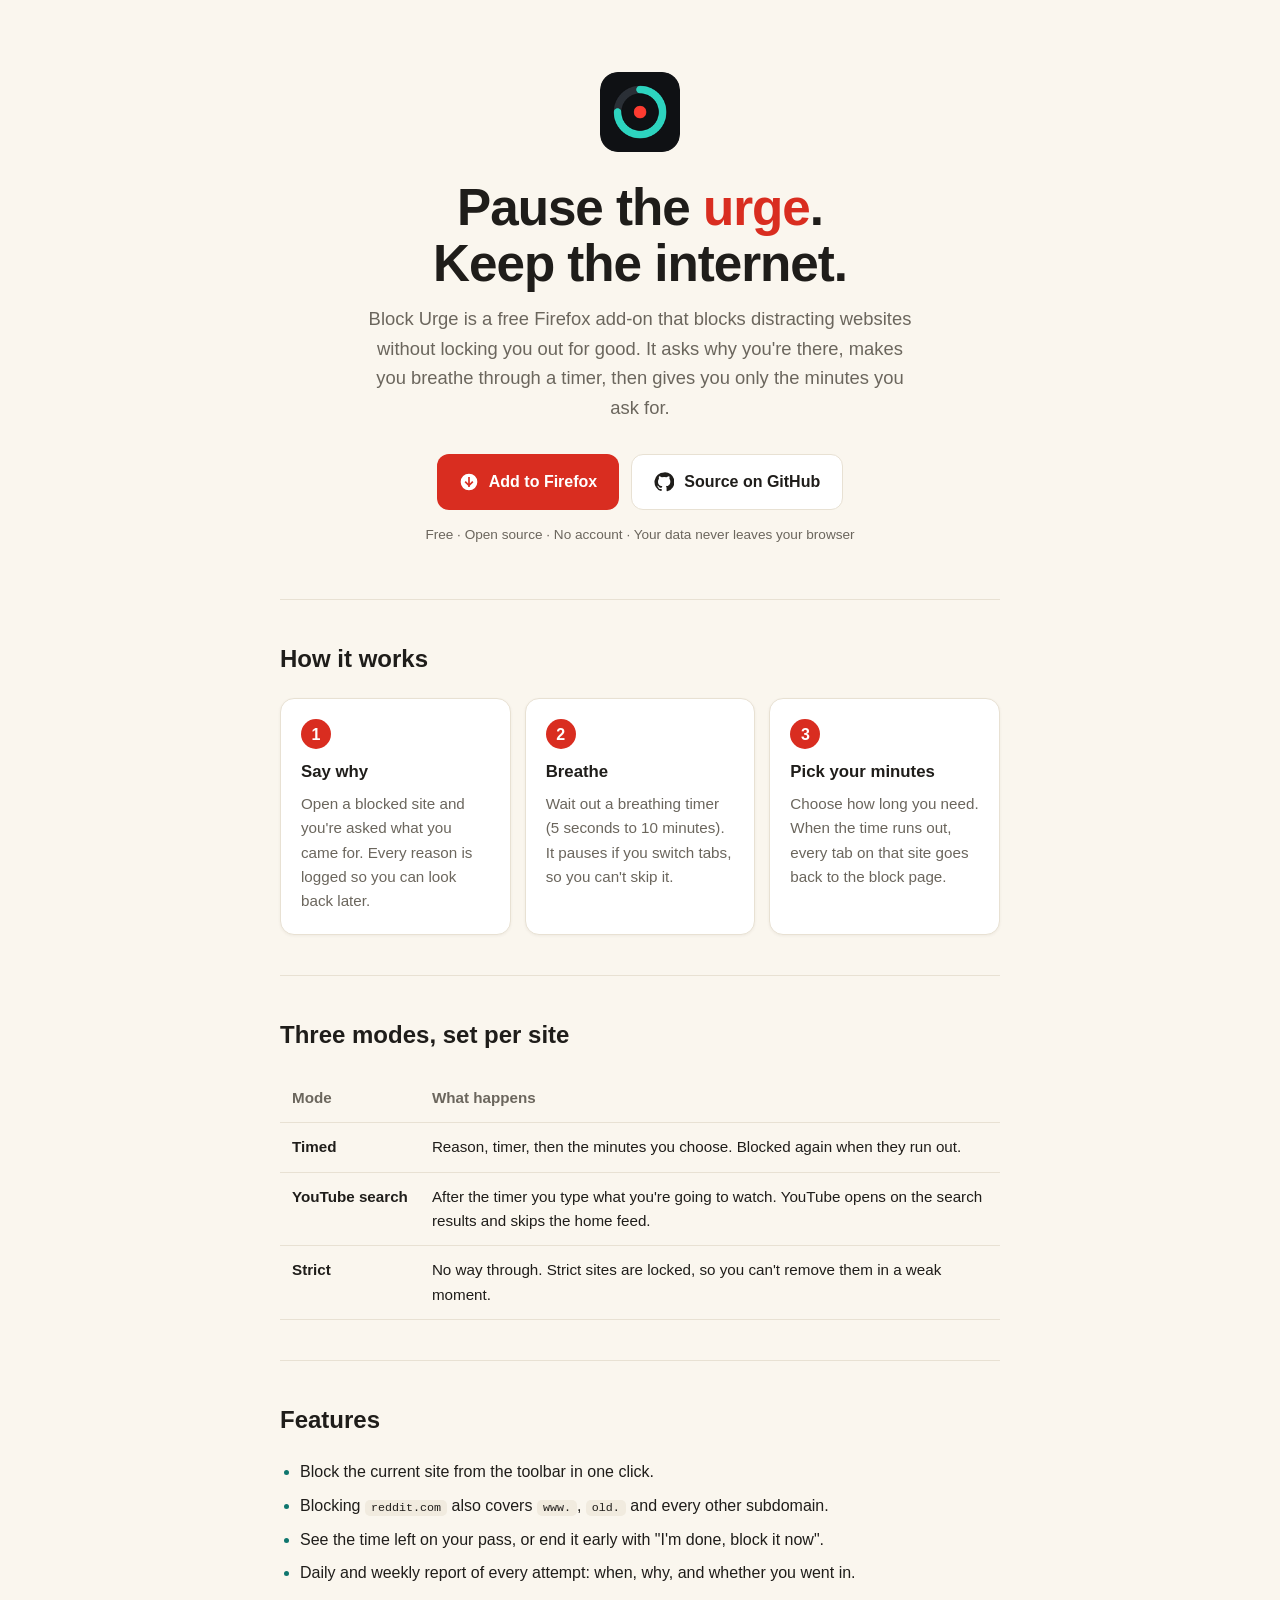
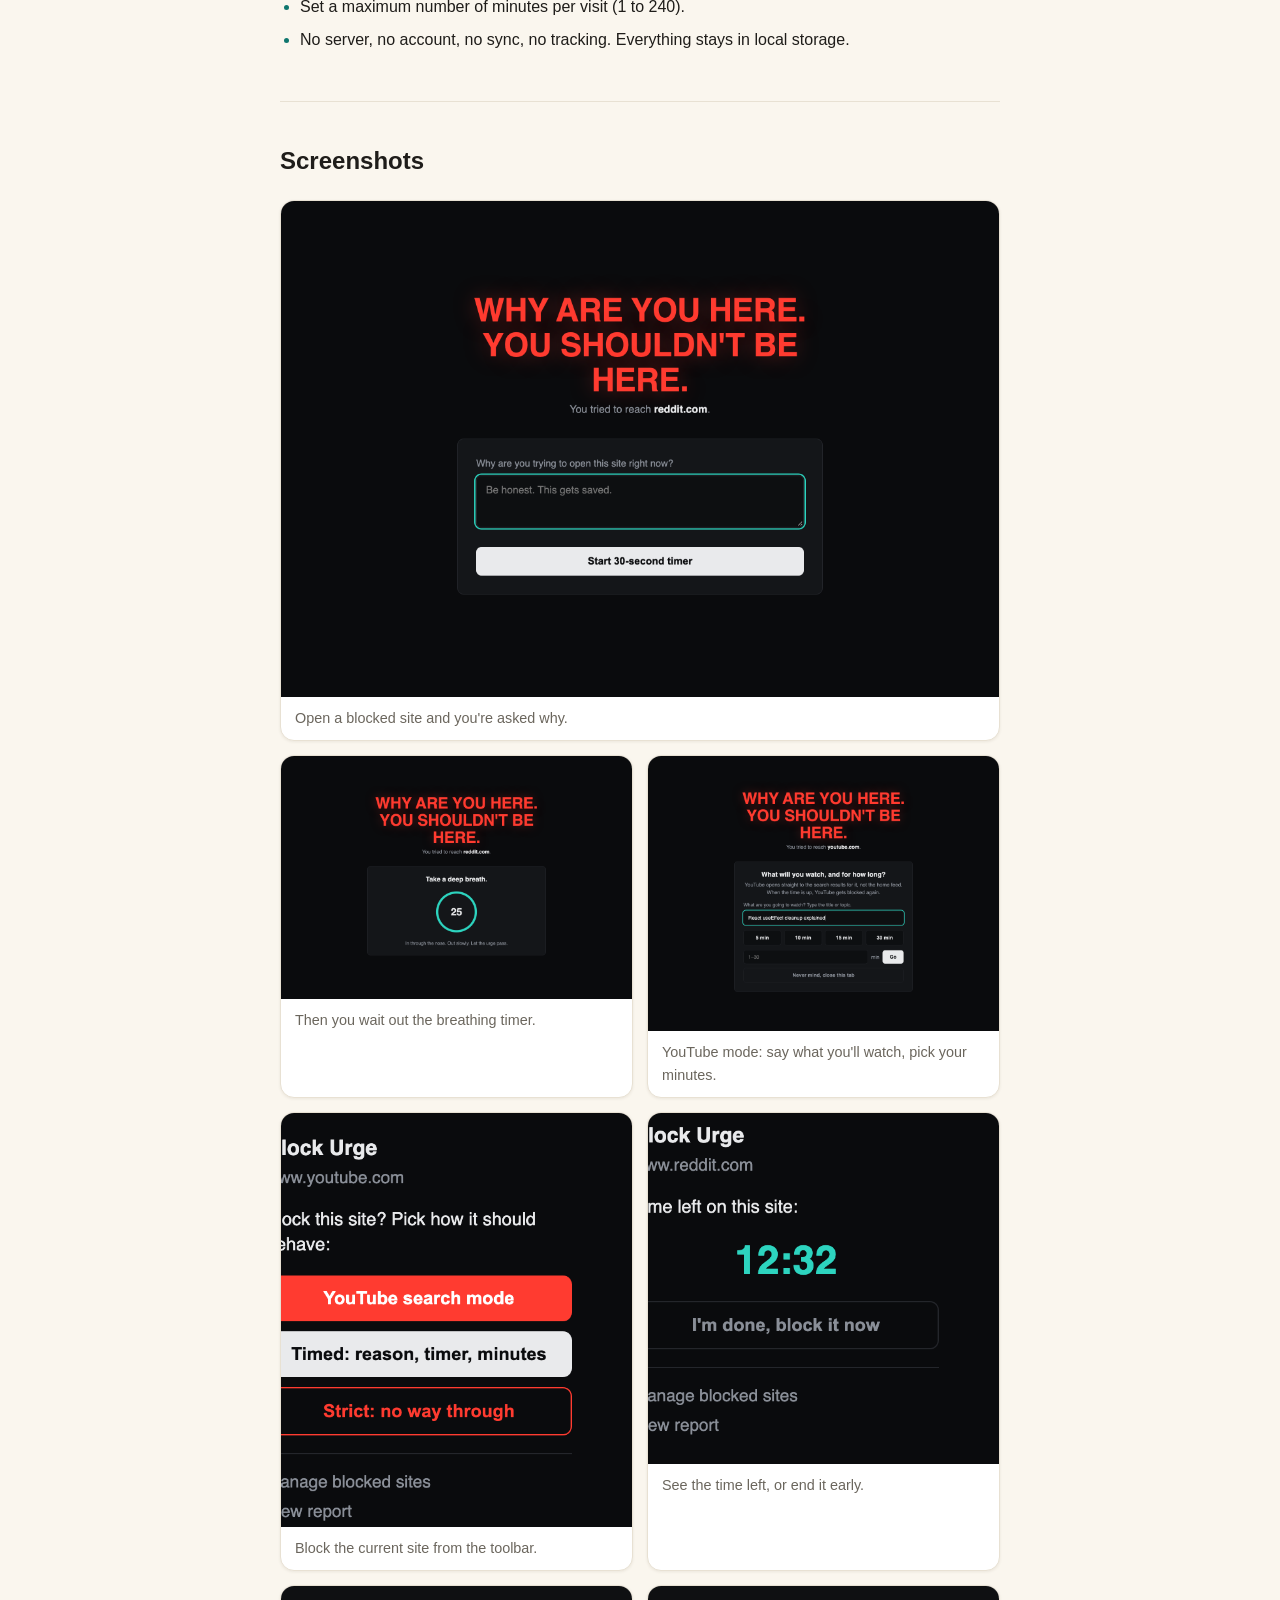
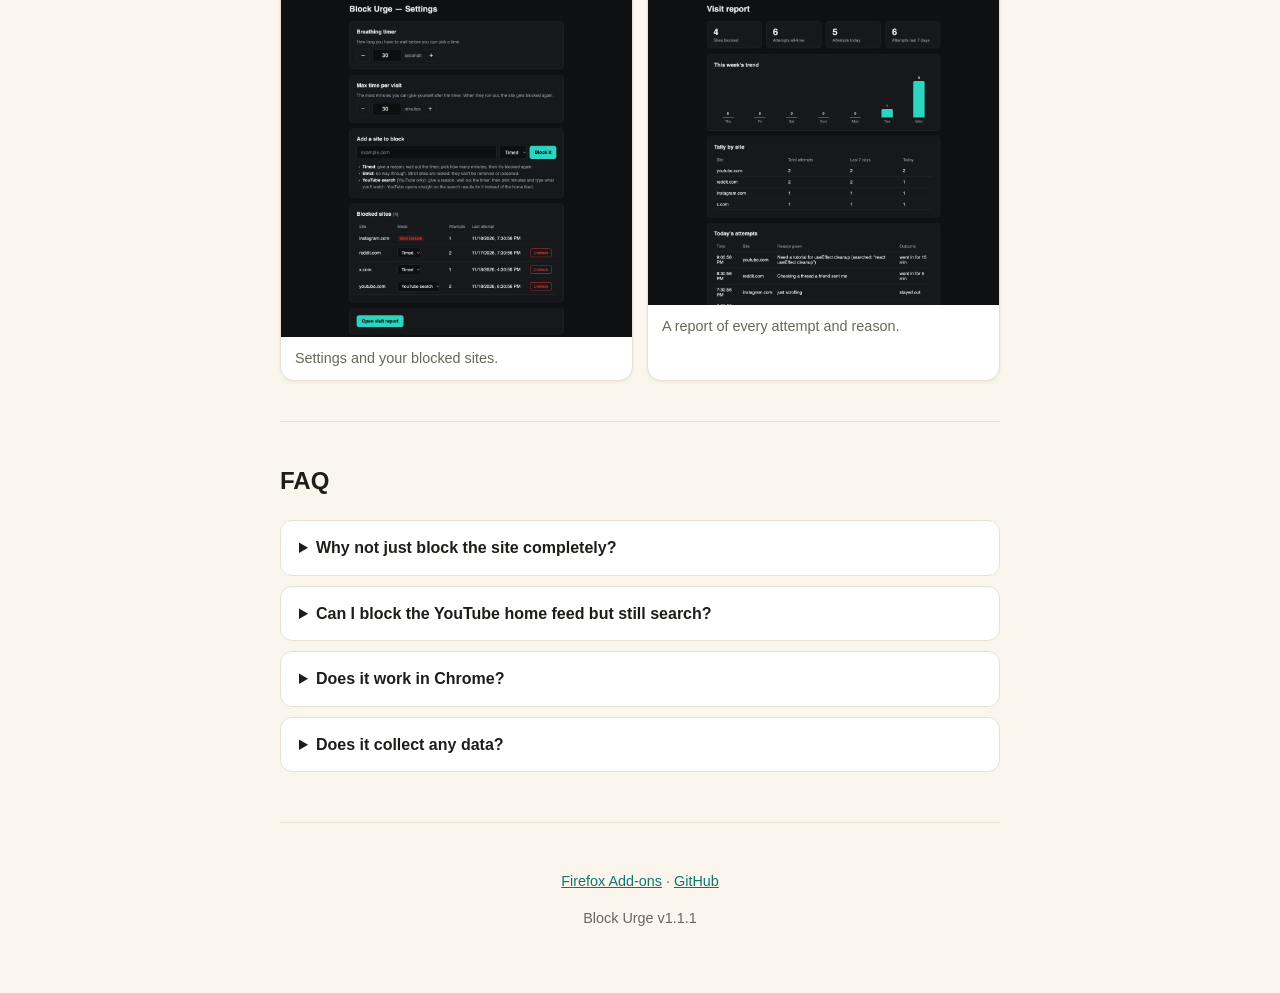
<file: index.html>
<!doctype html>
<html lang="en">
<head>
  <meta charset="utf-8">
  <meta name="viewport" content="width=device-width, initial-scale=1">
  <meta name="color-scheme" content="light">
  <meta name="theme-color" content="#faf6ee">
  <title>Block Urge – Firefox add-on to block distracting sites with a timer</title>
  <meta name="description" content="Block Urge is a free Firefox add-on that blocks distracting websites. Say why you're visiting, wait out a breathing timer, then choose how many minutes you get. Strict mode, YouTube search-only mode, local-only data.">
  <meta name="keywords" content="Firefox add-on, website blocker, block distracting sites, focus extension, YouTube blocker, productivity, mindful browsing, site blocker with timer">
  <link rel="icon" type="image/png" href="src/icons/icon48.png">
  <link rel="canonical" href="https://sangameeee.github.io/BlockUrge/">

  <meta property="og:type" content="website">
  <meta property="og:title" content="Block Urge – a Firefox site blocker that makes you pause">
  <meta property="og:description" content="Say why you're there, breathe through a timer, then pick your minutes. Free and open source.">
  <meta property="og:image" content="https://sangameeee.github.io/BlockUrge/src/icons/icon128.png">
  <meta name="twitter:card" content="summary">

  <script type="application/ld+json">
  {
    "@context": "https://schema.org",
    "@type": "SoftwareApplication",
    "name": "Block Urge",
    "applicationCategory": "BrowserApplication",
    "operatingSystem": "Firefox",
    "softwareVersion": "1.1.1",
    "description": "A Firefox add-on that blocks distracting websites. When you open a blocked site it asks why you're there, makes you wait out a breathing timer, then lets you in for the number of minutes you choose. Includes a strict mode and a YouTube search-only mode. All data stays on your device.",
    "offers": { "@type": "Offer", "price": "0", "priceCurrency": "USD" },
    "downloadUrl": "https://addons.mozilla.org/en-GB/firefox/addon/block-urge/",
    "installUrl": "https://addons.mozilla.org/en-GB/firefox/addon/block-urge/",
    "sameAs": [
      "https://addons.mozilla.org/en-GB/firefox/addon/block-urge/",
      "https://github.com/Sangameeee/BlockUrge"
    ]
  }
  </script>
  <script type="application/ld+json">
  {
    "@context": "https://schema.org",
    "@type": "FAQPage",
    "mainEntity": [
      {
        "@type": "Question",
        "name": "What is a good Firefox add-on to stop me from opening distracting websites?",
        "acceptedAnswer": { "@type": "Answer", "text": "Block Urge is a free Firefox add-on built for this. Instead of a hard block that you end up disabling, it asks why you're opening the site, makes you wait out a short breathing timer, and then lets you choose how many minutes you get. When the time is up, the site is blocked again. Install it from addons.mozilla.org/firefox/addon/block-urge/." }
      },
      {
        "@type": "Question",
        "name": "Can I block the YouTube home feed but still search for videos?",
        "acceptedAnswer": { "@type": "Answer", "text": "Yes. Block Urge has a YouTube search mode: after the timer you type what you're going to watch, and YouTube opens straight on the search results, skipping the recommended feed." }
      },
      {
        "@type": "Question",
        "name": "Can I block a site completely with no way around it?",
        "acceptedAnswer": { "@type": "Answer", "text": "Yes. Strict mode has no way through, and strict sites are locked, so they can't be removed or switched to another mode from the settings." }
      },
      {
        "@type": "Question",
        "name": "Does Block Urge collect my data?",
        "acceptedAnswer": { "@type": "Answer", "text": "No. Everything is stored locally in the browser. There is no server, account, sync or tracking." }
      }
    ]
  }
  </script>

  <style>
    :root {
      --bg: #faf6ee;
      --panel: #ffffff;
      --border: #e8e1d3;
      --text: #1f1d1a;
      --text-dim: #6b665d;
      --alarm: #d92d20;
      --alarm-hover: #b42318;
      --calm: #0f766e;
      font-family: -apple-system, "Segoe UI", Roboto, Helvetica, Arial, sans-serif;
    }
    * { box-sizing: border-box; }
    html, body { margin: 0; background: var(--bg); color: var(--text); }
    body { line-height: 1.6; }
    a { color: var(--calm); }
    .wrap { max-width: 760px; margin: 0 auto; padding: 0 20px; }

    header { padding: 72px 0 40px; text-align: center; }
    .logo { width: 80px; height: 80px; border-radius: 18px; }
    h1 { font-size: clamp(2.2rem, 6vw, 3.2rem); line-height: 1.1; margin: 20px 0 12px; letter-spacing: -0.02em; }
    h1 span { color: var(--alarm); }
    .lead { font-size: 1.15rem; color: var(--text-dim); max-width: 560px; margin: 0 auto 32px; }

    .buttons { display: flex; gap: 12px; justify-content: center; flex-wrap: wrap; }
    .btn {
      display: inline-flex; align-items: center; gap: 10px;
      padding: 14px 22px; border-radius: 12px; font-weight: 700;
      text-decoration: none; font-size: 1rem;
    }
    .btn-primary { background: var(--alarm); color: #fff; }
    .btn-primary:hover { background: var(--alarm-hover); }
    .btn-ghost { border: 1px solid var(--border); color: var(--text); background: var(--panel); }
    .btn-ghost:hover { border-color: var(--text-dim); }
    .btn svg { width: 20px; height: 20px; fill: currentColor; }
    .meta { margin-top: 14px; font-size: 0.85rem; color: var(--text-dim); }

    section { padding: 40px 0; border-top: 1px solid var(--border); }
    h2 { font-size: 1.5rem; margin: 0 0 20px; }

    .steps { display: grid; grid-template-columns: repeat(3, 1fr); gap: 14px; counter-reset: s; }
    .step { box-shadow: 0 1px 3px rgba(60,50,30,.06); background: var(--panel); border: 1px solid var(--border); border-radius: 14px; padding: 20px; }
    .step::before {
      counter-increment: s; content: counter(s);
      display: inline-grid; place-items: center; width: 30px; height: 30px;
      border-radius: 50%; background: var(--alarm); color: #fff; font-weight: 800; margin-bottom: 10px;
    }
    .step h3 { margin: 0 0 6px; font-size: 1.05rem; }
    .step p { margin: 0; color: var(--text-dim); font-size: 0.95rem; }

    table { width: 100%; border-collapse: collapse; font-size: 0.95rem; }
    th, td { text-align: left; padding: 12px; border-bottom: 1px solid var(--border); vertical-align: top; }
    th { color: var(--text-dim); font-weight: 600; }
    td:first-child { font-weight: 700; white-space: nowrap; }

    code { background: #f1ebdf; padding: 1px 6px; border-radius: 5px; font-size: 0.9em; }
    ul.features { padding-left: 20px; margin: 0; }
    ul.features li { margin-bottom: 8px; }
    ul.features li::marker { color: var(--calm); }

    details { background: var(--panel); border: 1px solid var(--border); border-radius: 12px; padding: 14px 18px; margin-bottom: 10px; }
    summary { cursor: pointer; font-weight: 700; }
    details p { margin: 10px 0 0; color: var(--text-dim); }

    .shots { display: grid; grid-template-columns: 1fr 1fr; gap: 14px; }
    .shots figure { box-shadow: 0 1px 3px rgba(60,50,30,.08); margin: 0; background: var(--panel); border: 1px solid var(--border); border-radius: 14px; overflow: hidden; }
    .shots img { display: block; width: 100%; height: auto; }
    .shots figcaption { padding: 10px 14px; font-size: 0.9rem; color: var(--text-dim); }
    .shots .wide { grid-column: 1 / -1; }

    footer { padding: 32px 0 48px; border-top: 1px solid var(--border); color: var(--text-dim); font-size: 0.9rem; text-align: center; }

    @media (max-width: 640px) {
      header { padding-top: 48px; }
      .steps, .shots { grid-template-columns: 1fr; }
      td:first-child { white-space: normal; }
    }
  </style>
</head>
<body>
  <div class="wrap">
    <header>
      <img class="logo" src="src/icons/icon128.png" alt="Block Urge icon" width="80" height="80">
      <h1>Pause the <span>urge</span>.<br>Keep the internet.</h1>
      <p class="lead">
        Block Urge is a free Firefox add-on that blocks distracting websites without locking you out for good.
        It asks why you're there, makes you breathe through a timer, then gives you only the minutes you ask for.
      </p>
      <div class="buttons">
        <a class="btn btn-primary" href="https://addons.mozilla.org/en-GB/firefox/addon/block-urge/" rel="noopener">
          <svg viewBox="0 0 24 24" aria-hidden="true"><path d="M12 2a10 10 0 1 0 0 20 10 10 0 0 0 0-20Zm1 14.6V18h-2v-1.4l-4.3-4.3 1.4-1.4L11 13.8V6h2v7.8l2.9-2.9 1.4 1.4Z"/></svg>
          Add to Firefox
        </a>
        <a class="btn btn-ghost" href="https://github.com/Sangameeee/BlockUrge" rel="noopener">
          <svg viewBox="0 0 24 24" aria-hidden="true"><path d="M12 .5a11.5 11.5 0 0 0-3.6 22.4c.6.1.8-.3.8-.6v-2c-3.2.7-3.9-1.5-3.9-1.5-.5-1.3-1.3-1.7-1.3-1.7-1-.7.1-.7.1-.7 1.2.1 1.8 1.2 1.8 1.2 1 1.8 2.8 1.3 3.5 1 .1-.8.4-1.3.7-1.6-2.6-.3-5.3-1.3-5.3-5.7 0-1.3.5-2.3 1.2-3.1-.1-.3-.5-1.5.1-3.1 0 0 1-.3 3.2 1.2a11 11 0 0 1 5.8 0c2.2-1.5 3.2-1.2 3.2-1.2.6 1.6.2 2.8.1 3.1.8.8 1.2 1.8 1.2 3.1 0 4.4-2.7 5.4-5.3 5.7.4.4.8 1.1.8 2.2v3.3c0 .3.2.7.8.6A11.5 11.5 0 0 0 12 .5Z"/></svg>
          Source on GitHub
        </a>
      </div>
      <p class="meta">Free · Open source · No account · Your data never leaves your browser</p>
    </header>

    <section>
      <h2>How it works</h2>
      <div class="steps">
        <div class="step">
          <h3>Say why</h3>
          <p>Open a blocked site and you're asked what you came for. Every reason is logged so you can look back later.</p>
        </div>
        <div class="step">
          <h3>Breathe</h3>
          <p>Wait out a breathing timer (5 seconds to 10 minutes). It pauses if you switch tabs, so you can't skip it.</p>
        </div>
        <div class="step">
          <h3>Pick your minutes</h3>
          <p>Choose how long you need. When the time runs out, every tab on that site goes back to the block page.</p>
        </div>
      </div>
    </section>

    <section>
      <h2>Three modes, set per site</h2>
      <table>
        <thead><tr><th>Mode</th><th>What happens</th></tr></thead>
        <tbody>
          <tr><td>Timed</td><td>Reason, timer, then the minutes you choose. Blocked again when they run out.</td></tr>
          <tr><td>YouTube search</td><td>After the timer you type what you're going to watch. YouTube opens on the search results and skips the home feed.</td></tr>
          <tr><td>Strict</td><td>No way through. Strict sites are locked, so you can't remove them in a weak moment.</td></tr>
        </tbody>
      </table>
    </section>

    <section>
      <h2>Features</h2>
      <ul class="features">
        <li>Block the current site from the toolbar in one click.</li>
        <li>Blocking <code>reddit.com</code> also covers <code>www.</code>, <code>old.</code> and every other subdomain.</li>
        <li>See the time left on your pass, or end it early with "I'm done, block it now".</li>
        <li>Daily and weekly report of every attempt: when, why, and whether you went in.</li>
        <li>Set a maximum number of minutes per visit (1 to 240).</li>
        <li>No server, no account, no sync, no tracking. Everything stays in local storage.</li>
      </ul>
    </section>

    <section>
      <h2>Screenshots</h2>
      <div class="shots">
        <figure class="wide"><img src="screenshots/blocked-reason.png" alt="Block page asking why you're opening reddit.com" loading="lazy"><figcaption>Open a blocked site and you're asked why.</figcaption></figure>
        <figure><img src="screenshots/blocked-timer.png" alt="Breathing timer counting down" loading="lazy"><figcaption>Then you wait out the breathing timer.</figcaption></figure>
        <figure><img src="screenshots/blocked-youtube.png" alt="YouTube search mode with minute options" loading="lazy"><figcaption>YouTube mode: say what you'll watch, pick your minutes.</figcaption></figure>
        <figure><img src="screenshots/popup.png" alt="Toolbar popup with block options" loading="lazy"><figcaption>Block the current site from the toolbar.</figcaption></figure>
        <figure><img src="screenshots/popup-session.png" alt="Popup showing time left" loading="lazy"><figcaption>See the time left, or end it early.</figcaption></figure>
        <figure><img src="screenshots/options.png" alt="Settings page with blocked sites list" loading="lazy"><figcaption>Settings and your blocked sites.</figcaption></figure>
        <figure><img src="screenshots/report.png" alt="Visit report with weekly trend" loading="lazy"><figcaption>A report of every attempt and reason.</figcaption></figure>
      </div>
    </section>

    <section>
      <h2>FAQ</h2>
      <details>
        <summary>Why not just block the site completely?</summary>
        <p>Hard blocks tend to get switched off the first time you actually need the site. Block Urge adds friction instead: a reason and a pause are usually enough to stop a habit visit, and when you really need the site you can still get in for a set time.</p>
      </details>
      <details>
        <summary>Can I block the YouTube home feed but still search?</summary>
        <p>Yes. Use YouTube search mode. You land straight on the results for what you said you'd watch.</p>
      </details>
      <details>
        <summary>Does it work in Chrome?</summary>
        <p>Block Urge is currently published for Firefox (version 140 and newer).</p>
      </details>
      <details>
        <summary>Does it collect any data?</summary>
        <p>No. All settings and logs stay in your browser's local storage. Nothing is sent anywhere.</p>
      </details>
    </section>

    <footer>
      <p>
        <a href="https://addons.mozilla.org/en-GB/firefox/addon/block-urge/">Firefox Add-ons</a> ·
        <a href="https://github.com/Sangameeee/BlockUrge">GitHub</a>
      </p>
      <p>Block Urge v1.1.1</p>
    </footer>
  </div>
<script data-goatcounter="https://sansad.goatcounter.com/count"
        async src="//gc.zgo.at/count.js"></script>
</body>
</html>
</file>
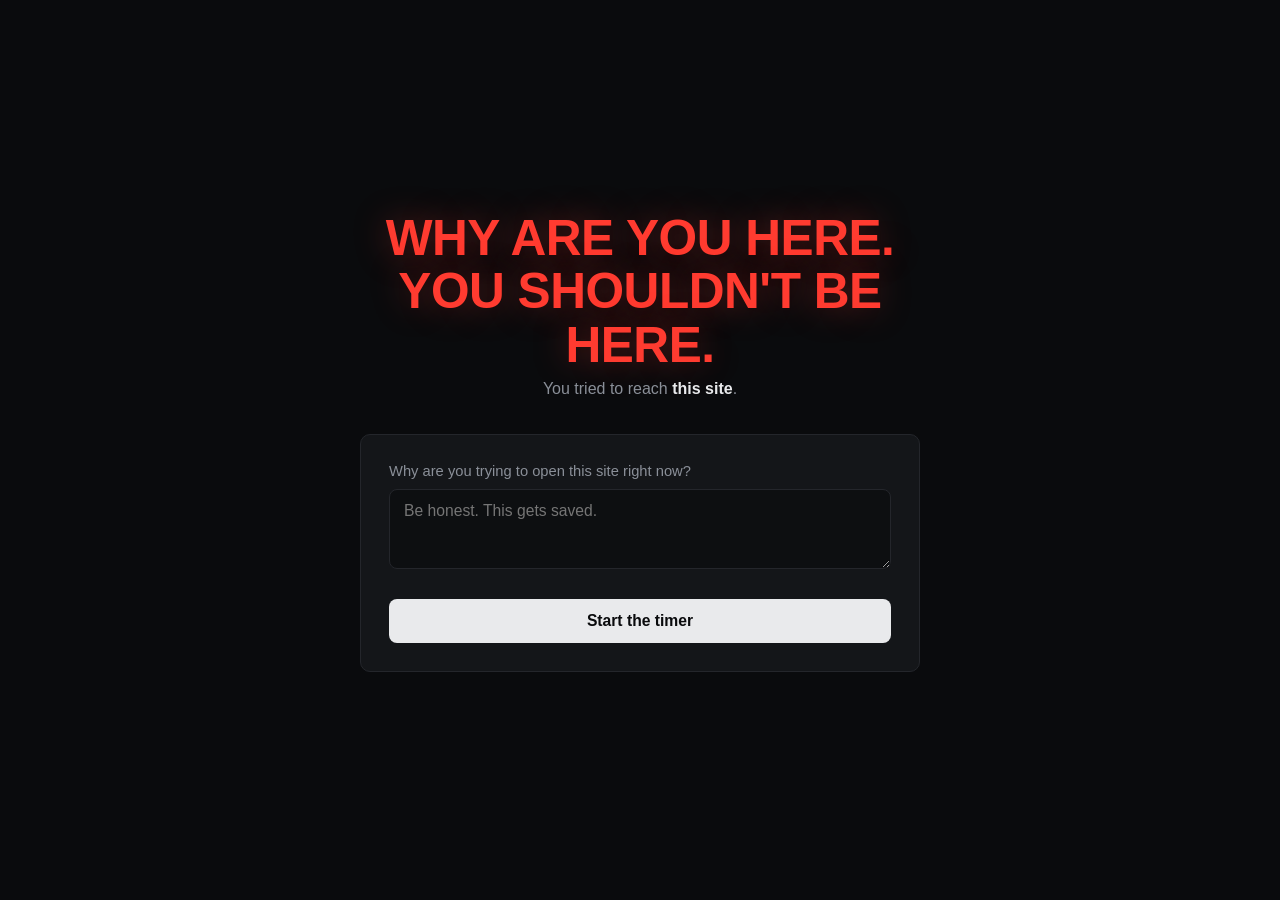
<file: src/blocked.html>
<!DOCTYPE html>
<html lang="en">
<head>
<meta charset="UTF-8" />
<meta name="viewport" content="width=device-width, initial-scale=1" />
<title>Blocked</title>
<link rel="stylesheet" href="blocked.css" />
</head>
<body>
  <main class="wrap">
    <p class="notice hidden" id="expiredNotice">Time's up. Your pass for this site has ended.</p>
    <h1 class="warning">WHY ARE YOU HERE.<br>YOU SHOULDN'T BE HERE.</h1>
    <p class="site-line">You tried to reach <span id="siteName">this site</span>.</p>

    <!-- step 1: reason (or, for YouTube, what exactly to search) -->
    <section class="panel" id="askPanel">
      <form id="askForm">
        <label for="answer" id="askLabel">Why are you trying to open this site right now?</label>
        <textarea id="answer" rows="3" placeholder="Be honest. This gets saved."></textarea>
        <p class="error hidden" id="askError">Write a little more than that.</p>
        <button type="submit" id="startBtn" class="btn primary">Start the timer</button>
      </form>
    </section>

    <!-- step 2: breathing pause -->
    <section class="panel hidden" id="timerPanel">
      <p class="breathe-instruction">Take a deep breath.</p>
      <div class="timer-ring">
        <svg viewBox="0 0 120 120">
          <circle class="ring-bg" cx="60" cy="60" r="52"></circle>
          <circle class="ring-fg" id="ringFg" cx="60" cy="60" r="52"></circle>
        </svg>
        <span class="timer-num" id="timerNum">30</span>
      </div>
      <p class="breathe-sub" id="breatheSub">In through the nose. Out slowly. Let the urge pass.</p>
    </section>

    <!-- step 3: how long -->
    <section class="panel hidden" id="minutesPanel">
      <p class="step-title" id="minutesTitle">How many minutes do you need?</p>
      <p class="end-message" id="minutesSub">When the time is up, the site gets blocked again.</p>
      <div class="hidden" id="ytQueryBox">
        <label for="ytQuery">What are you going to watch? Type the title or topic.</label>
        <input id="ytQuery" type="text" placeholder="e.g. React useEffect cleanup explained" />
      </div>
      <div class="chips" id="presetChips"></div>
      <form class="custom-row" id="customForm" novalidate>
        <input id="customMinutes" type="number" min="1" step="1" inputmode="numeric" placeholder="Other" aria-label="Custom minutes" />
        <span class="unit">min</span>
        <button type="submit" class="btn primary inline">Go</button>
      </form>
      <p class="error hidden" id="minutesError"></p>
      <button class="btn secondary closeBtn">Never mind, close this tab</button>
    </section>

    <!-- strict: dead end -->
    <section class="panel hidden" id="endPanel">
      <p class="end-message" id="endMessage">This site is on your strict list. There's no way through from here. Close the tab and go do the other thing.</p>
      <button class="btn secondary closeBtn">Close this tab</button>
    </section>
  </main>
  <script src="storage.js"></script>
  <script src="blocked.js"></script>
</body>
</html>
</file>
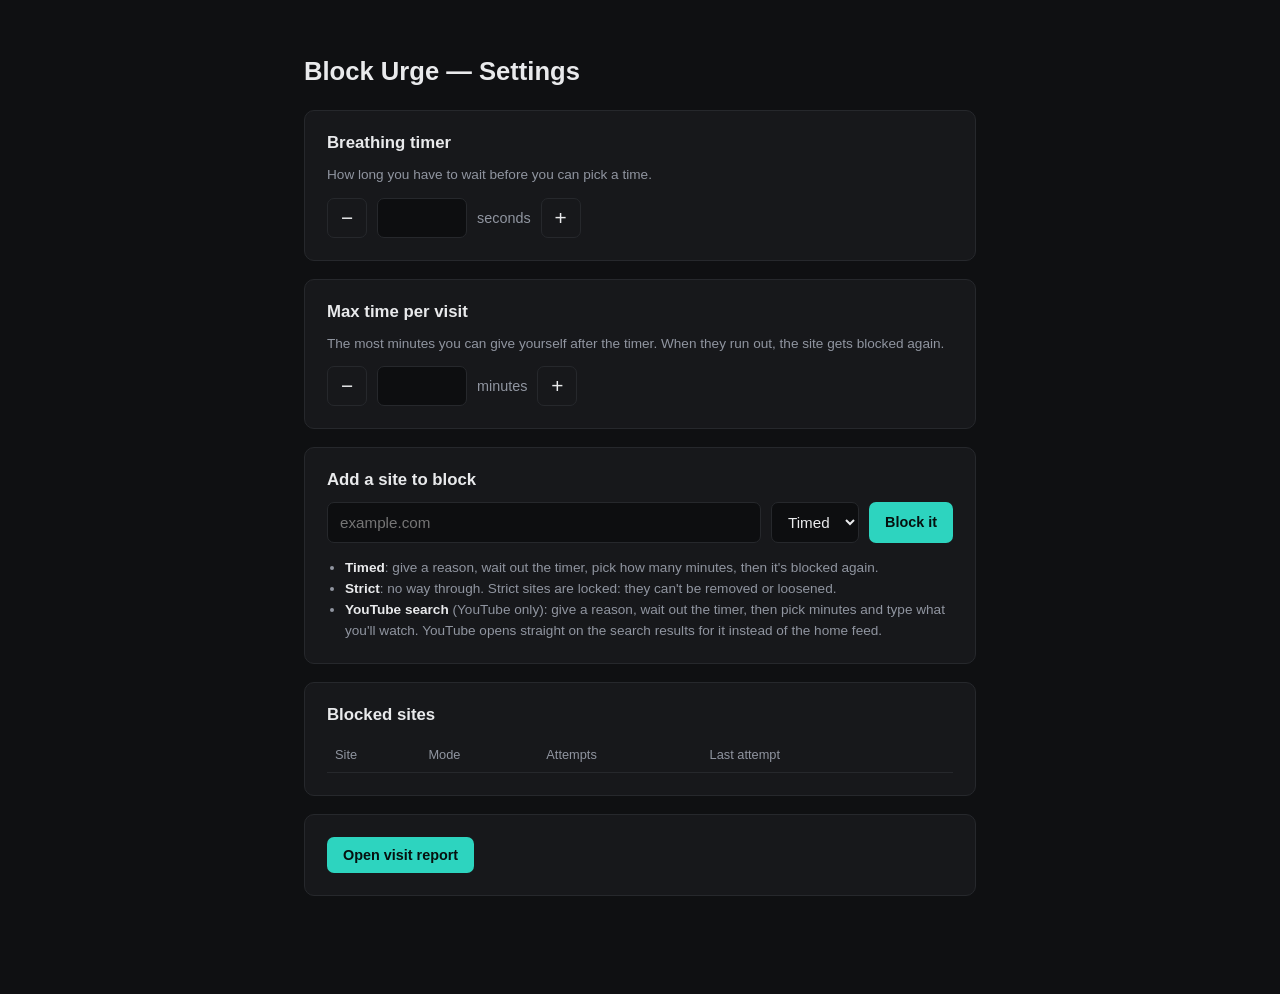
<file: src/options.html>
<!DOCTYPE html>
<html lang="en">
<head>
<meta charset="UTF-8" />
<meta name="viewport" content="width=device-width, initial-scale=1" />
<title>Block Urge — Settings</title>
<link rel="stylesheet" href="options.css" />
</head>
<body>
  <main class="wrap">
    <h1>Block Urge — Settings</h1>

    <section class="card warn hidden" id="permCard">
      <h2>Blocking is off</h2>
      <p class="hint">The extension needs access to all websites to notice when you open a blocked one. Nothing is read or sent anywhere.</p>
      <button id="permBtn" class="btn primary">Allow access</button>
    </section>

    <section class="card">
      <h2>Breathing timer</h2>
      <p class="hint">How long you have to wait before you can pick a time.</p>
      <div class="stepper" data-key="timerSeconds">
        <button class="step-btn" data-dir="-1" aria-label="Decrease">−</button>
        <input type="number" id="timerSeconds" aria-label="Timer seconds" />
        <span class="unit">seconds</span>
        <button class="step-btn" data-dir="1" aria-label="Increase">+</button>
      </div>
    </section>

    <section class="card">
      <h2>Max time per visit</h2>
      <p class="hint">The most minutes you can give yourself after the timer. When they run out, the site gets blocked again.</p>
      <div class="stepper" data-key="maxSessionMinutes">
        <button class="step-btn" data-dir="-1" aria-label="Decrease">−</button>
        <input type="number" id="maxSessionMinutes" aria-label="Max minutes" />
        <span class="unit">minutes</span>
        <button class="step-btn" data-dir="1" aria-label="Increase">+</button>
      </div>
      <p class="saved hidden" id="savedMsg">Saved</p>
    </section>

    <section class="card">
      <h2>Add a site to block</h2>
      <div class="add-row">
        <input id="newSite" type="text" placeholder="example.com" />
        <select id="newMode" aria-label="Mode">
          <option value="timed">Timed</option>
          <option value="strict">Strict</option>
        </select>
        <button id="addBtn" class="btn primary">Block it</button>
      </div>
      <p class="error hidden" id="addError">That doesn't look like a website address.</p>
      <ul class="modes">
        <li><b>Timed</b>: give a reason, wait out the timer, pick how many minutes, then it's blocked again.</li>
        <li><b>Strict</b>: no way through. Strict sites are locked: they can't be removed or loosened.</li>
        <li><b>YouTube search</b> (YouTube only): give a reason, wait out the timer, then pick minutes and type what you'll watch. YouTube opens straight on the search results for it instead of the home feed.</li>
      </ul>
    </section>

    <section class="card">
      <h2>Blocked sites <span id="siteCount" class="count"></span></h2>
      <div class="table-scroll">
        <table id="sitesTable">
          <thead>
            <tr><th>Site</th><th>Mode</th><th>Attempts</th><th>Last attempt</th><th></th></tr>
          </thead>
          <tbody id="sitesBody"></tbody>
        </table>
      </div>
    </section>

    <section class="card">
      <a class="btn primary link-btn" id="reportLink" href="report.html" target="_blank">Open visit report</a>
    </section>
  </main>
  <script src="storage.js"></script>
  <script src="options.js"></script>
</body>
</html>
</file>
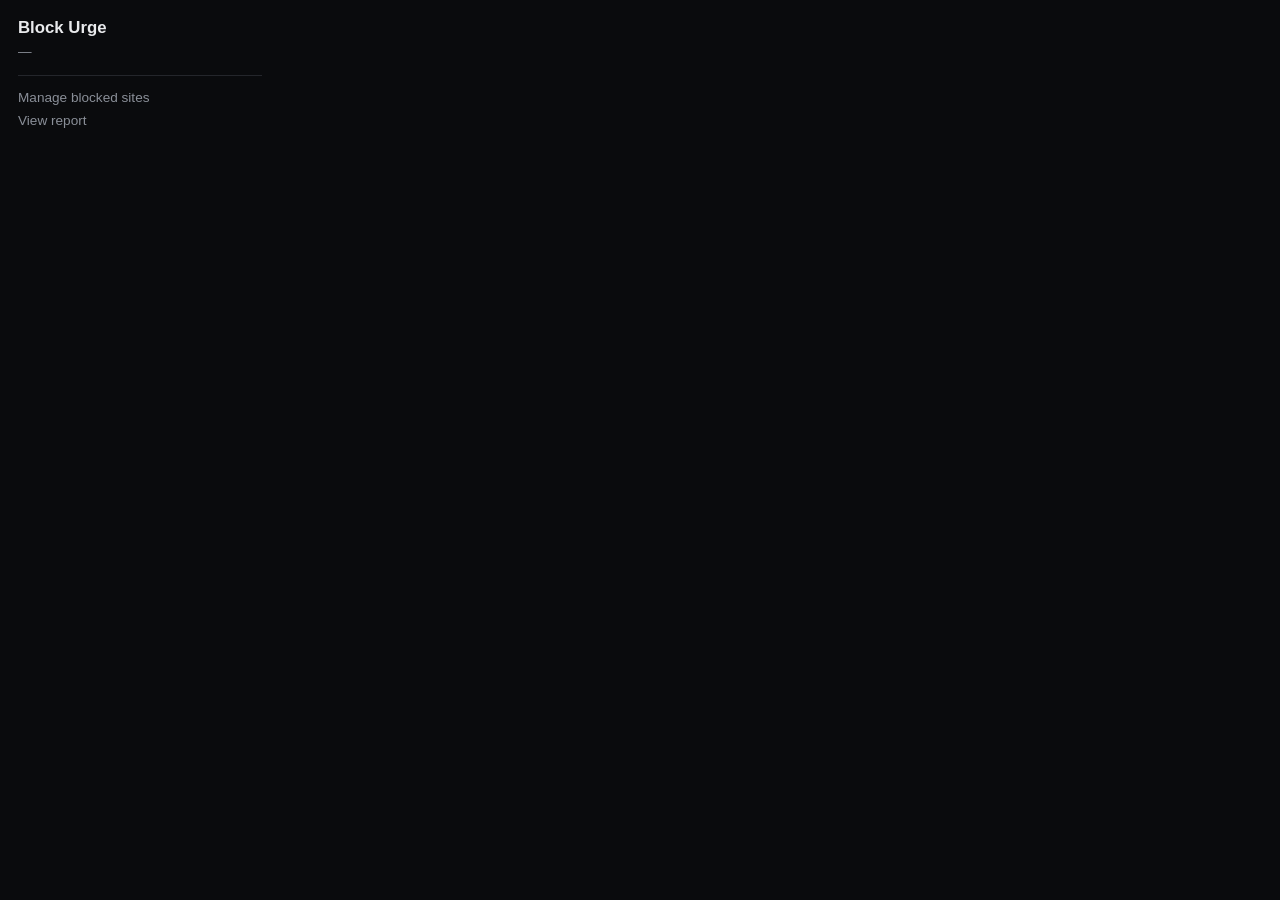
<file: src/popup.html>
<!DOCTYPE html>
<html lang="en">
<head>
<meta charset="UTF-8" />
<title>Block Urge</title>
<link rel="stylesheet" href="popup.css" />
</head>
<body>
  <div class="pop">
    <h2>Block Urge</h2>
    <p class="current" id="currentHost">—</p>

    <div id="stateAsk" class="state hidden">
      <p class="q">Block this site? Pick how it should behave:</p>
      <button id="ytBtn" class="btn primary hidden">YouTube search mode</button>
      <button id="timedBtn" class="btn primary">Timed: reason, timer, minutes</button>
      <button id="strictBtn" class="btn danger">Strict: no way through</button>
      <p class="hint" id="strictConfirm"></p>
    </div>

    <div id="stateDone" class="state hidden">
      <p class="done-msg">✓ Blocked. It's on the list now.</p>
    </div>

    <div id="stateAlready" class="state hidden">
      <p class="done-msg" id="alreadyMsg">This site is blocked.</p>
    </div>

    <div id="stateSession" class="state hidden">
      <p class="q">Time left on this site:</p>
      <p class="countdown" id="countdown">--:--</p>
      <button id="endBtn" class="btn secondary">I'm done, block it now</button>
    </div>

    <hr />
    <a href="#" id="openOptions">Manage blocked sites</a>
    <a href="#" id="openReport">View report</a>
  </div>
  <script src="storage.js"></script>
  <script src="popup.js"></script>
</body>
</html>
</file>
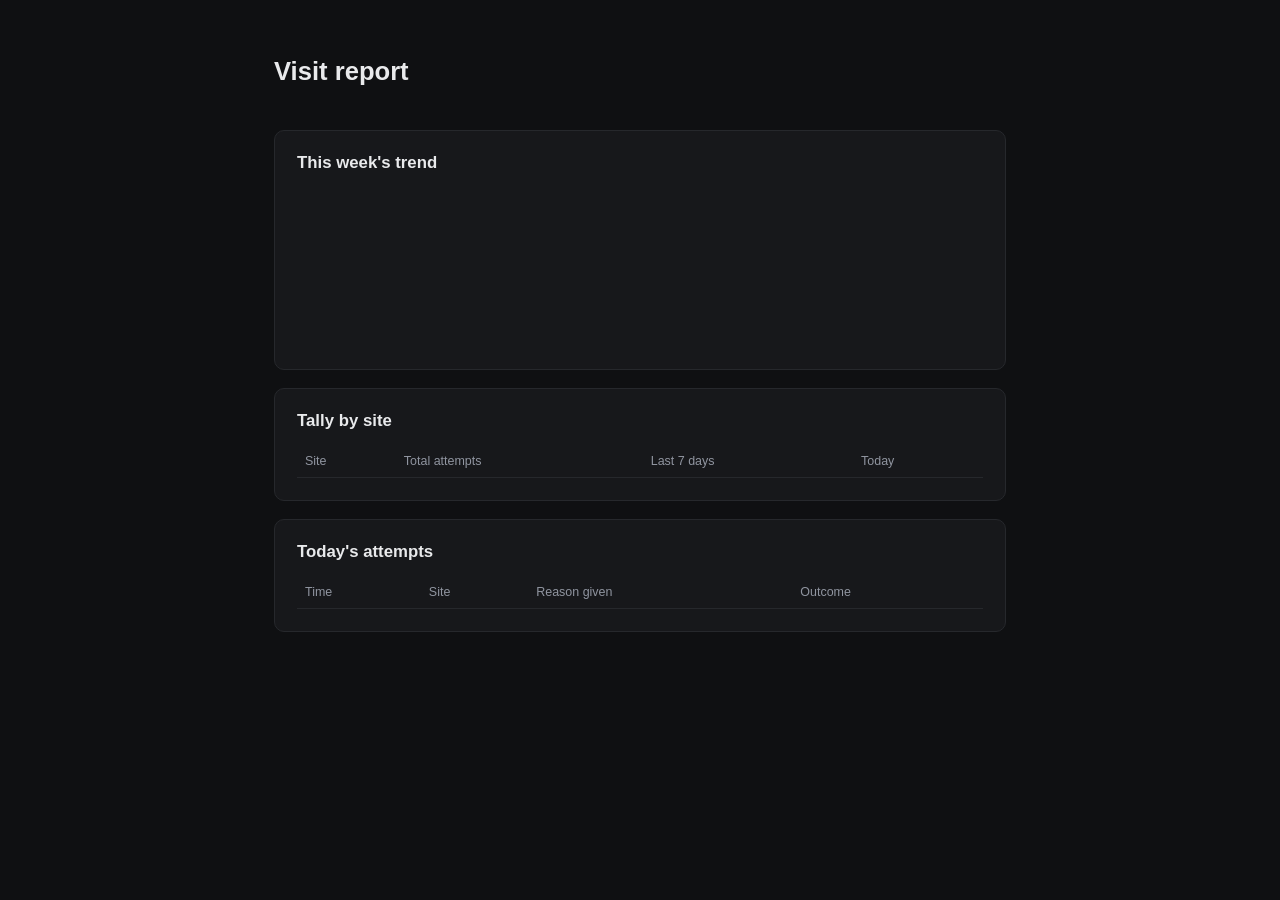
<file: src/report.html>
<!DOCTYPE html>
<html lang="en">
<head>
<meta charset="UTF-8" />
<title>Block Urge — Report</title>
<link rel="stylesheet" href="report.css" />
</head>
<body>
  <main class="wrap">
    <h1>Visit report</h1>

    <div class="summary" id="summaryCards"></div>

    <section class="card">
      <h2>This week's trend</h2>
      <div id="trendChart" class="chart"></div>
    </section>

    <section class="card">
      <h2>Tally by site</h2>
      <table>
        <thead><tr><th>Site</th><th>Total attempts</th><th>Last 7 days</th><th>Today</th></tr></thead>
        <tbody id="tallyBody"></tbody>
      </table>
    </section>

    <section class="card">
      <h2>Today's attempts</h2>
      <table>
        <thead><tr><th>Time</th><th>Site</th><th>Reason given</th><th>Outcome</th></tr></thead>
        <tbody id="todayBody"></tbody>
      </table>
    </section>
  </main>
  <script src="storage.js"></script>
  <script src="report.js"></script>
</body>
</html>
</file>
<file: src/blocked.css>
:root {
  --bg: #0a0b0d;
  --panel: #141619;
  --border: #24262b;
  --text: #e9eaec;
  --text-dim: #8a8f98;
  --alarm: #ff3b30;
  --alarm-dim: #7a1f1a;
  --calm: #2dd4bf;
  font-family: -apple-system, "Segoe UI", Roboto, Helvetica, Arial, sans-serif;
}

* { box-sizing: border-box; }

html, body {
  margin: 0;
  min-height: 100vh;
  background: var(--bg);
  color: var(--text);
}

body {
  display: flex;
  align-items: center;
  justify-content: center;
  padding: 48px 20px;
}

.wrap {
  width: 100%;
  max-width: 560px;
}

.warning {
  font-size: clamp(2.1rem, 6vw, 3.1rem);
  line-height: 1.08;
  font-weight: 800;
  letter-spacing: -0.01em;
  color: var(--alarm);
  text-align: center;
  margin: 0 0 8px;
  text-shadow: 0 0 34px rgba(255, 59, 48, 0.35);
}

.site-line {
  text-align: center;
  color: var(--text-dim);
  margin: 0 0 36px;
  font-size: 1rem;
}

.site-line span { color: var(--text); font-weight: 600; }

.panel {
  background: var(--panel);
  border: 1px solid var(--border);
  border-radius: 10px;
  padding: 28px;
  margin-bottom: 16px;
}

.hidden { display: none !important; }

label {
  display: block;
  font-size: 0.92rem;
  color: var(--text-dim);
  margin-bottom: 10px;
}

textarea, input[type="text"], input[type="number"] {
  width: 100%;
  background: #0d0f11;
  border: 1px solid var(--border);
  border-radius: 8px;
  color: var(--text);
  padding: 12px 14px;
  font-size: 0.98rem;
  font-family: inherit;
  resize: vertical;
  margin-bottom: 16px;
}

textarea:focus, input:focus {
  outline: 2px solid var(--calm);
  outline-offset: 1px;
}

.btn {
  display: block;
  width: 100%;
  padding: 13px 18px;
  border-radius: 8px;
  border: none;
  font-size: 0.98rem;
  font-weight: 600;
  cursor: pointer;
  margin-top: 10px;
}

.btn.primary { background: var(--text); color: #0a0b0d; }
.btn.primary:hover { background: #cfd2d6; }

.btn.secondary { background: transparent; color: var(--text-dim); border: 1px solid var(--border); }
.btn.secondary:hover { color: var(--text); border-color: var(--text-dim); }

.btn.danger { background: transparent; color: var(--alarm-dim); border: 1px solid var(--alarm-dim); }
.btn.danger:hover { color: var(--alarm); border-color: var(--alarm); }

.breathe-instruction {
  text-align: center;
  font-size: 1.3rem;
  font-weight: 600;
  margin: 0 0 20px;
}

.breathe-sub {
  text-align: center;
  color: var(--text-dim);
  font-size: 0.9rem;
  margin: 20px 0 0;
}

.timer-ring {
  position: relative;
  width: 140px;
  height: 140px;
  margin: 0 auto;
}

.timer-ring svg {
  width: 100%;
  height: 100%;
  transform: rotate(-90deg);
}

.ring-bg {
  fill: none;
  stroke: var(--border);
  stroke-width: 6;
}

.ring-fg {
  fill: none;
  stroke: var(--calm);
  stroke-width: 6;
  stroke-linecap: round;
  stroke-dasharray: 326.7;
  stroke-dashoffset: 0;
  transition: stroke-dashoffset 1s linear;
}

.timer-num {
  position: absolute;
  inset: 0;
  display: flex;
  align-items: center;
  justify-content: center;
  font-size: 2rem;
  font-weight: 700;
}

.end-message {
  text-align: center;
  color: var(--text-dim);
  margin: 0 0 18px;
  line-height: 1.5;
}

.notice {
  text-align: center;
  background: rgba(45, 212, 191, 0.12);
  color: var(--calm);
  border: 1px solid rgba(45, 212, 191, 0.35);
  border-radius: 8px;
  padding: 10px 14px;
  margin: 0 0 24px;
  font-size: 0.95rem;
}

.error {
  color: var(--alarm);
  font-size: 0.88rem;
  margin: -6px 0 6px;
}

.step-title {
  text-align: center;
  font-size: 1.3rem;
  font-weight: 600;
  margin: 0 0 8px;
}

.chips {
  display: grid;
  grid-template-columns: repeat(auto-fit, minmax(84px, 1fr));
  gap: 10px;
  margin-bottom: 14px;
}

.chip {
  padding: 14px 8px;
  border-radius: 8px;
  border: 1px solid var(--border);
  background: #0d0f11;
  color: var(--text);
  font-size: 1rem;
  font-weight: 600;
  cursor: pointer;
}
.chip:hover { border-color: var(--calm); color: var(--calm); }

.custom-row {
  display: flex;
  align-items: center;
  gap: 10px;
  margin-bottom: 12px;
}
.custom-row input { margin: 0; flex: 1; }
.custom-row .unit { color: var(--text-dim); }
.btn.inline { width: auto; margin: 0; padding: 12px 22px; }
</file>
<file: src/options.css>
:root {
  --bg: #0f1012;
  --card: #17181b;
  --border: #26282c;
  --text: #e9eaec;
  --text-dim: #9095a0;
  --accent: #2dd4bf;
  --alarm: #ff3b30;
  font-family: -apple-system, "Segoe UI", Roboto, Helvetica, Arial, sans-serif;
}

* { box-sizing: border-box; }

body { margin: 0; background: var(--bg); color: var(--text); }

.wrap { max-width: 720px; margin: 0 auto; padding: 40px 24px 80px; }

h1 { font-size: 1.6rem; margin-bottom: 24px; }
h2 { font-size: 1.05rem; margin: 0 0 12px; }

.card {
  background: var(--card);
  border: 1px solid var(--border);
  border-radius: 10px;
  padding: 22px;
  margin-bottom: 18px;
}

.hint { color: var(--text-dim); font-size: 0.85rem; line-height: 1.5; margin: 8px 0 12px; }

.hidden { display: none !important; }

.stepper { display: flex; align-items: center; gap: 10px; }
.stepper input {
  width: 90px;
  text-align: center;
  background: #0d0e10;
  border: 1px solid var(--border);
  border-radius: 7px;
  padding: 9px 8px;
  color: var(--text);
  font-size: 1.05rem;
  font-weight: 600;
}
.step-btn {
  width: 40px;
  height: 40px;
  border-radius: 7px;
  border: 1px solid var(--border);
  background: transparent;
  color: var(--text);
  font-size: 1.3rem;
  cursor: pointer;
}
.step-btn:hover { border-color: var(--accent); color: var(--accent); }
.unit { color: var(--text-dim); font-size: 0.9rem; }
.saved { color: var(--accent); font-size: 0.85rem; margin: 10px 0 0; }
.error { color: var(--alarm); font-size: 0.85rem; margin: 8px 0 0; }

.modes { color: var(--text-dim); font-size: 0.85rem; line-height: 1.55; padding-left: 18px; margin: 14px 0 0; }
.modes b { color: var(--text); font-weight: 600; }

.table-scroll { overflow-x: auto; }
td.empty { color: var(--text-dim); }

.add-row { display: flex; gap: 10px; flex-wrap: wrap; }
.add-row select { width: auto; margin: 0; }
.mode-select { width: auto; margin: 0; padding: 6px 8px; font-size: 0.85rem; }
.add-row input {
  flex: 1;
  min-width: 160px;
  background: #0d0e10;
  border: 1px solid var(--border);
  border-radius: 7px;
  padding: 10px 12px;
  color: var(--text);
  font-size: 0.95rem;
}

select {
  width: 100%;
  background: #0d0e10;
  border: 1px solid var(--border);
  border-radius: 7px;
  padding: 10px 12px;
  color: var(--text);
  font-size: 0.95rem;
  margin-bottom: 12px;
}

.btn {
  padding: 10px 16px;
  border-radius: 7px;
  border: none;
  font-size: 0.9rem;
  font-weight: 600;
  cursor: pointer;
}
.btn.primary { background: var(--accent); color: #06110f; }
.btn.secondary { background: transparent; border: 1px solid var(--border); color: var(--text); }
.link-btn { display: inline-block; text-decoration: none; }

table { width: 100%; border-collapse: collapse; font-size: 0.9rem; }
th, td { text-align: left; padding: 10px 8px; border-bottom: 1px solid var(--border); }
th { color: var(--text-dim); font-weight: 500; font-size: 0.8rem; }
.count { color: var(--text-dim); font-weight: 400; font-size: 0.9rem; }

.tag {
  display: inline-block;
  font-size: 0.72rem;
  padding: 2px 7px;
  border-radius: 10px;
  background: rgba(45, 212, 191, 0.15);
  color: var(--accent);
  margin-left: 8px;
}

.remove-btn {
  background: transparent;
  border: 1px solid var(--alarm);
  color: var(--alarm);
  border-radius: 6px;
  padding: 5px 10px;
  font-size: 0.78rem;
  cursor: pointer;
}
.tag.strict { background: rgba(255, 59, 48, 0.15); color: var(--alarm); margin-left: 0; }
.card.warn { border-color: var(--alarm); }
</file>
<file: src/popup.css>
:root {
  --bg: #0a0b0d;
  --panel: #141619;
  --border: #24262b;
  --text: #e9eaec;
  --text-dim: #8a8f98;
  --alarm: #ff3b30;
  --calm: #2dd4bf;
  font-family: -apple-system, "Segoe UI", Roboto, Helvetica, Arial, sans-serif;
}

* { box-sizing: border-box; }

body {
  margin: 0;
  width: 280px;
  background: var(--bg);
  color: var(--text);
}

.pop { padding: 18px; }

h2 { font-size: 1.05rem; margin: 0 0 6px; }

.current {
  font-size: 0.85rem;
  color: var(--text-dim);
  margin: 0 0 16px;
  word-break: break-all;
}

.q { font-size: 0.9rem; margin: 0 0 14px; line-height: 1.4; }

.btn {
  display: block;
  width: 100%;
  padding: 10px 14px;
  border-radius: 7px;
  border: none;
  font-size: 0.9rem;
  font-weight: 600;
  cursor: pointer;
  margin-bottom: 8px;
}

.btn.primary { background: var(--alarm); color: #fff; }
.btn.primary:hover { opacity: 0.9; }

.btn.secondary { background: transparent; color: var(--text-dim); border: 1px solid var(--border); }
.btn.secondary:hover { color: var(--text); }

.hidden { display: none; }

.done-msg { font-size: 0.9rem; color: var(--calm); }

hr { border: none; border-top: 1px solid var(--border); margin: 14px 0; }

a {
  display: block;
  color: var(--text-dim);
  text-decoration: none;
  font-size: 0.85rem;
  margin-bottom: 8px;
}
a:hover { color: var(--text); }

.btn.danger { background: transparent; color: var(--alarm); border: 1px solid var(--alarm); }
.btn.danger:hover { background: rgba(255, 59, 48, 0.1); }
.btn.primary + .btn.primary { background: var(--text); color: #0a0b0d; }
.hint { font-size: 0.8rem; color: var(--text-dim); line-height: 1.4; margin: 4px 0 0; }
.countdown { font-size: 2rem; font-weight: 700; text-align: center; margin: 4px 0 14px; color: var(--calm); font-variant-numeric: tabular-nums; }
</file>
<file: src/report.css>
:root {
  --bg: #0f1012;
  --card: #17181b;
  --border: #26282c;
  --text: #e9eaec;
  --text-dim: #9095a0;
  --accent: #2dd4bf;
  --alarm: #ff3b30;
  font-family: -apple-system, "Segoe UI", Roboto, Helvetica, Arial, sans-serif;
}

* { box-sizing: border-box; }
body { margin: 0; background: var(--bg); color: var(--text); }
.wrap { max-width: 780px; margin: 0 auto; padding: 40px 24px 80px; }
h1 { font-size: 1.6rem; margin-bottom: 24px; }
h2 { font-size: 1.05rem; margin: 0 0 14px; }

.summary { display: flex; gap: 14px; margin-bottom: 20px; flex-wrap: wrap; }
.stat {
  background: var(--card);
  border: 1px solid var(--border);
  border-radius: 10px;
  padding: 16px 20px;
  flex: 1;
  min-width: 140px;
}
.stat .num { font-size: 1.8rem; font-weight: 700; }
.stat .label { color: var(--text-dim); font-size: 0.82rem; margin-top: 2px; }

.card {
  background: var(--card);
  border: 1px solid var(--border);
  border-radius: 10px;
  padding: 22px;
  margin-bottom: 18px;
}

table { width: 100%; border-collapse: collapse; font-size: 0.88rem; }
th, td { text-align: left; padding: 9px 8px; border-bottom: 1px solid var(--border); }
th { color: var(--text-dim); font-weight: 500; font-size: 0.78rem; }

.chart { display: flex; align-items: flex-end; gap: 12px; height: 160px; padding-top: 10px; }
.bar-col { flex: 1; display: flex; flex-direction: column; align-items: center; justify-content: flex-end; height: 100%; }
.bar { width: 100%; max-width: 36px; background: var(--accent); border-radius: 4px 4px 0 0; min-height: 2px; }
.bar-label { color: var(--text-dim); font-size: 0.72rem; margin-top: 6px; }
.bar-value { font-size: 0.72rem; color: var(--text); margin-bottom: 4px; }

.empty { color: var(--text-dim); font-size: 0.88rem; }
</file>
